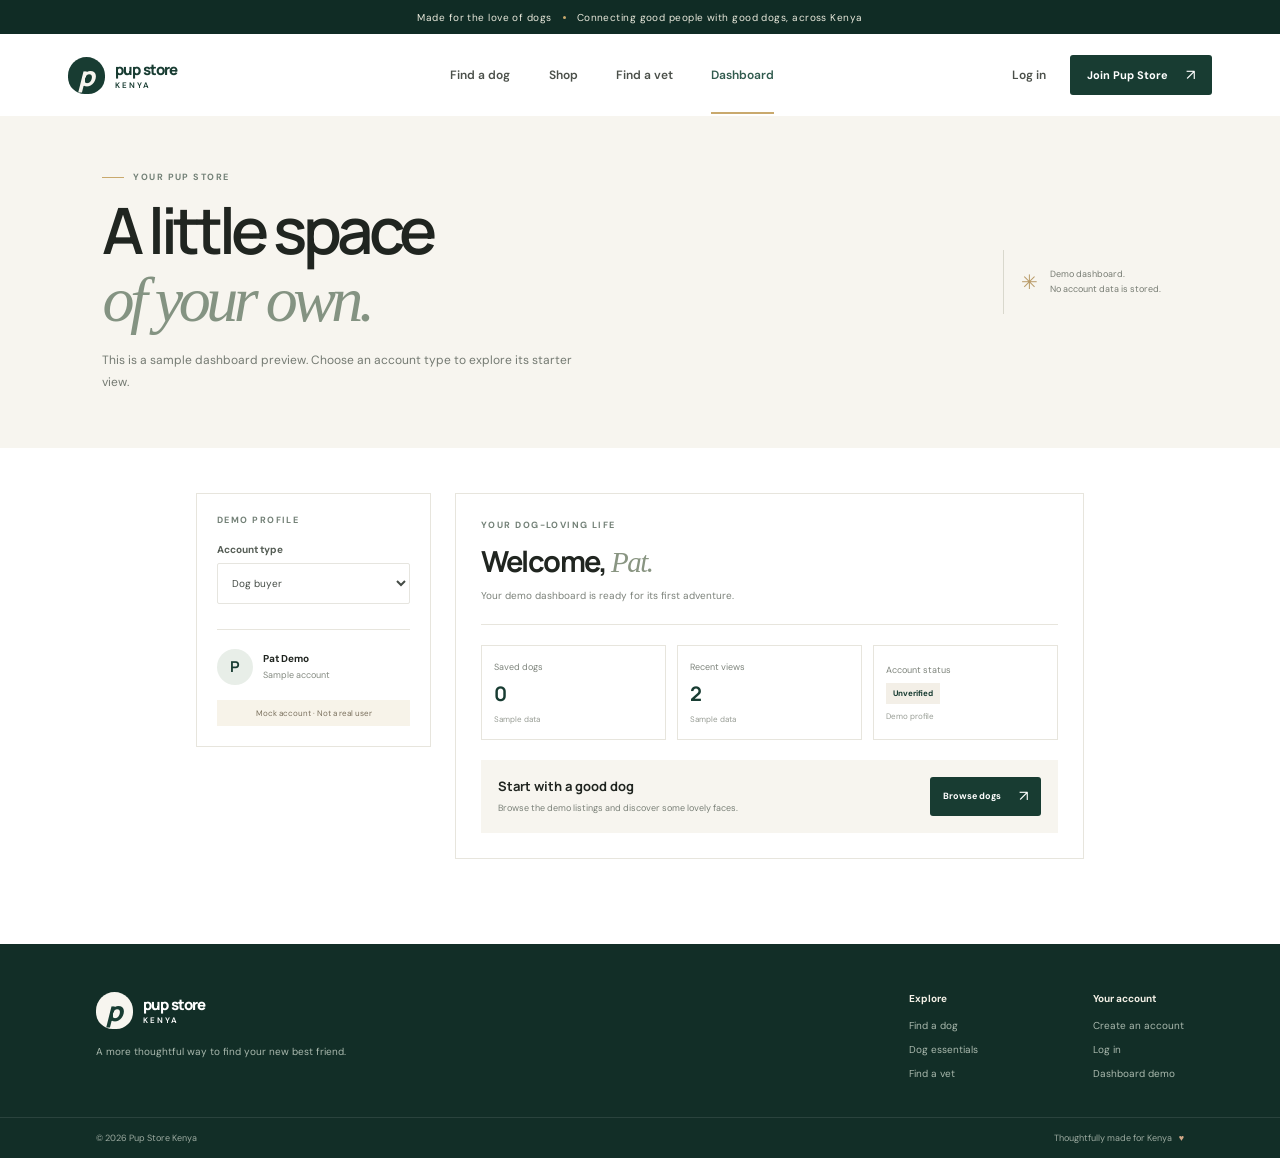
<file: dashboard.html>
<!doctype html>
<html lang="en">
<head>
  <meta charset="utf-8"><meta name="viewport" content="width=device-width, initial-scale=1"><meta name="theme-color" content="#183c32">
  <title>My dashboard — Pup Store Kenya</title>
  <link rel="preconnect" href="https://fonts.googleapis.com"><link rel="preconnect" href="https://fonts.gstatic.com" crossorigin>
  <link href="https://fonts.googleapis.com/css2?family=DM+Sans:wght@400;500;600;700&family=Manrope:wght@400;500;600;700;800&display=swap" rel="stylesheet">
  <link rel="stylesheet" href="css/styles.css">
  <script defer src="js/mock-data.js"></script><script defer src="js/api.js"></script><script defer src="js/app.js"></script>
</head>
<body data-page="dashboard"><div id="app"></div></body>
</html>
</file>
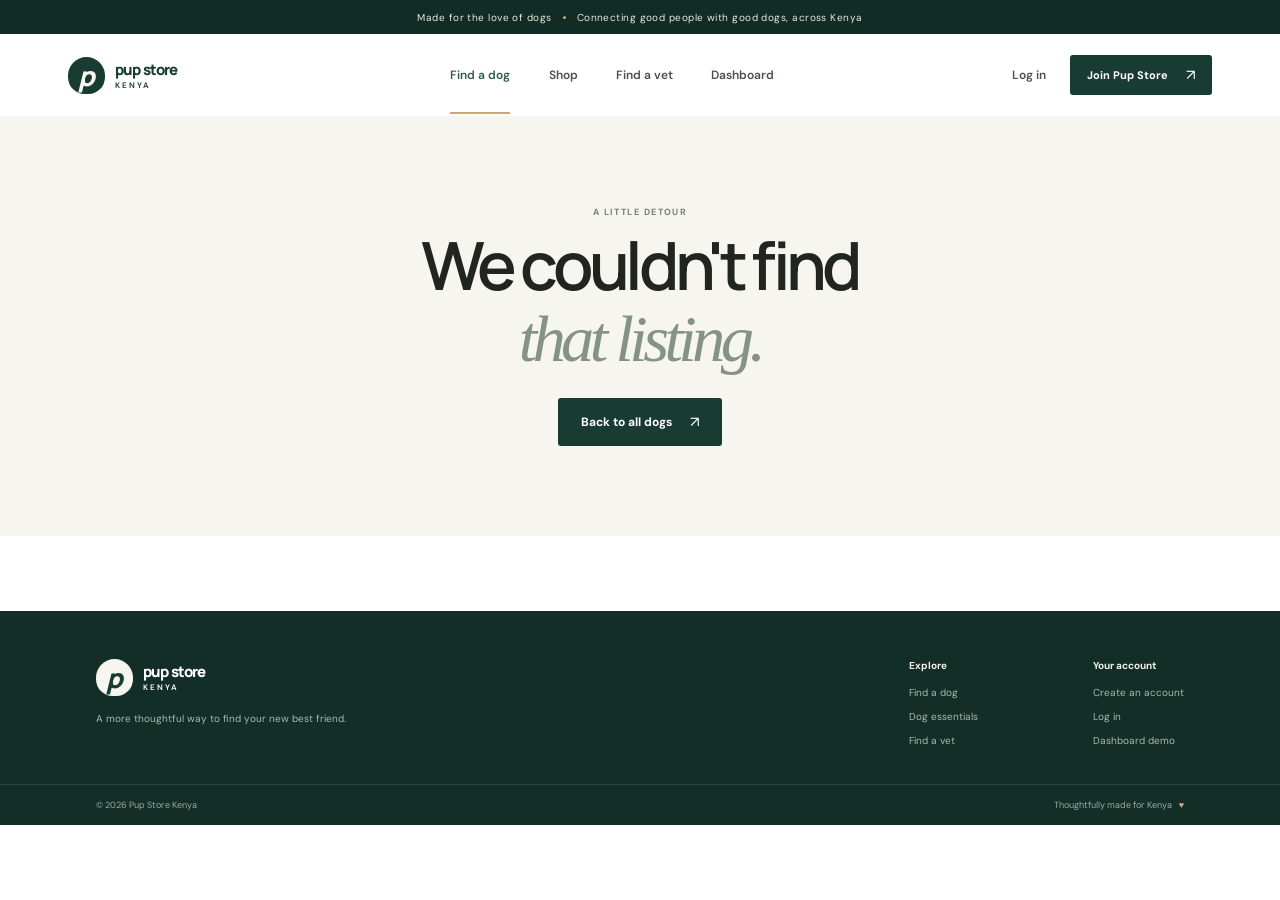
<file: dog.html>
<!doctype html>
<html lang="en">
<head>
  <meta charset="utf-8"><meta name="viewport" content="width=device-width, initial-scale=1"><meta name="theme-color" content="#183c32">
  <title>Dog Details — Pup Store Kenya</title>
  <link rel="preconnect" href="https://fonts.googleapis.com"><link rel="preconnect" href="https://fonts.gstatic.com" crossorigin>
  <link href="https://fonts.googleapis.com/css2?family=DM+Sans:wght@400;500;600;700&family=Manrope:wght@400;500;600;700;800&display=swap" rel="stylesheet">
  <link rel="stylesheet" href="css/styles.css">
  <script defer src="js/mock-data.js"></script><script defer src="js/api.js"></script><script defer src="js/app.js"></script>
</head>
<body data-page="dog"><div id="app"></div></body>
</html>
</file>
<file: css/styles.css>
:root {
  --forest: #183c32;
  --forest-deep: #102c25;
  --forest-soft: #315b4e;
  --cream: #f7f5ef;
  --cream-dark: #eeece4;
  --white: #fff;
  --ink: #202520;
  --muted: #777d75;
  --line: #e7e5dd;
  --gold: #c9a96d;
  --blue: #2874c8;
  --font-body: "DM Sans", sans-serif;
  --font-display: "Manrope", sans-serif;
  --shadow: 0 18px 50px rgba(27, 38, 31, .09);
}

* { box-sizing: border-box; }
html { scroll-behavior: smooth; }
body { margin: 0; color: var(--ink); background: var(--white); font-family: var(--font-body); font-size: 15px; -webkit-font-smoothing: antialiased; }
body, button, input, select { font-family: var(--font-body); }
button, a, input, select { -webkit-tap-highlight-color: transparent; }
button, select { cursor: pointer; }
a { color: inherit; text-decoration: none; }
img { display: block; max-width: 100%; }
button, input, select { font-size: inherit; }
button:focus-visible, a:focus-visible, input:focus-visible, select:focus-visible { outline: 3px solid rgba(201, 169, 109, .8); outline-offset: 3px; }
[hidden] { display: none !important; }

.announcement { min-height: 34px; display: flex; align-items: center; justify-content: center; gap: 11px; padding: 6px 20px; color: #e9e9dc; background: var(--forest-deep); font-size: 10px; letter-spacing: .045em; }
.announcement-dot { width: 3px; height: 3px; border-radius: 50%; background: var(--gold); }
.site-header { height: 82px; display: flex; align-items: center; justify-content: space-between; padding: 0 max(calc((100vw - 1280px) / 2), 5.3%); background: var(--white); position: relative; z-index: 20; }
.brand { display: inline-flex; align-items: center; gap: 10px; flex-shrink: 0; }
.brand-mark { width: 37px; height: 37px; display: inline-grid; place-items: center; border-radius: 50% 50% 45% 45%; color: var(--cream); background: var(--forest); font-family: var(--font-display); font-size: 27px; font-weight: 800; font-style: italic; line-height: 1; }
.brand-words { display: flex; flex-direction: column; color: var(--forest); font-family: var(--font-display); font-size: 15px; font-weight: 800; letter-spacing: -.055em; line-height: 1; }
.brand-words span { margin-top: 4px; font-family: var(--font-body); font-size: 8px; font-weight: 600; letter-spacing: .24em; }
.main-nav { display: flex; align-items: center; gap: clamp(20px, 3vw, 43px); margin-left: 35px; }
.main-nav a, .login-link { color: #4b504a; font-size: 12px; font-weight: 600; transition: color .2s ease; }
.main-nav a:hover, .main-nav a.active, .login-link:hover { color: var(--forest-soft); }
.main-nav a.active { position: relative; }
.main-nav a.active::after { position: absolute; right: 0; bottom: -31px; left: 0; height: 2px; background: var(--gold); content: ""; }
.header-actions { display: flex; align-items: center; gap: 24px; }
.button { min-height: 48px; display: inline-flex; align-items: center; justify-content: center; gap: 18px; padding: 0 22px; border: 1px solid transparent; border-radius: 3px; font-size: 12px; font-weight: 700; transition: background .2s ease, color .2s ease, transform .2s ease, border-color .2s ease; }
.button:hover { transform: translateY(-2px); }
.button span { font-size: 15px; font-weight: 400; }
.button-dark { color: var(--white); background: var(--forest); }
.button-dark:hover { background: var(--forest-deep); }
.button-light { color: var(--forest-deep); background: var(--cream); }
.button-light:hover { background: var(--white); }
.button-outline { border-color: #c9cec7; color: var(--forest); background: transparent; }
.button-outline:hover { border-color: var(--forest); background: #f5f7f4; }
.button-small { min-height: 40px; padding: 0 16px; font-size: 11px; }
.button-wide { width: 100%; }
.menu-toggle { display: none; }

.hero { min-height: 585px; display: grid; grid-template-columns: 1fr 1fr; position: relative; overflow: hidden; color: var(--cream); background: var(--forest); }
.hero-copy { z-index: 1; align-self: center; padding: 68px 5vw 54px max(calc((100vw - 1280px) / 2), 9%); animation: rise-in .75s both; }
.eyebrow { display: flex; align-items: center; gap: 9px; margin: 0 0 18px; color: #738177; font-size: 9px; font-weight: 700; letter-spacing: .16em; line-height: 1.5; text-transform: uppercase; }
.eyebrow-line { width: 22px; height: 1px; display: inline-block; flex: 0 0 auto; background: var(--gold); }
.hero-eyebrow { color: #d3ddcf; }
.hero h1, .page-intro h1, .auth-form-wrap h1, .not-found h1 { margin: 0; font-family: var(--font-display); font-size: clamp(43px, 5.2vw, 72px); font-weight: 600; letter-spacing: -.07em; line-height: 1.06; }
.hero h1 em, .page-intro h1 em, .section-heading h2 em, .split-copy h2 em, .cta-band h2 em, .auth-visual-copy h2 em, .not-found h1 em, .dashboard-welcome h2 em { color: #d6bd8b; font-family: Georgia, serif; font-weight: 400; }
.hero-copy > p:not(.eyebrow) { max-width: 400px; margin: 23px 0 27px; color: #c7d0ca; font-size: 13px; line-height: 1.85; }
.hero-actions { display: flex; align-items: center; gap: 25px; }
.play-link { display: inline-flex; align-items: center; gap: 10px; color: #e1e5de; font-size: 10px; font-weight: 600; }
.play-icon { width: 28px; height: 28px; display: grid; place-items: center; border: 1px solid #72857a; border-radius: 50%; font-size: 12px; transition: background .2s ease; }
.play-link:hover .play-icon { background: rgba(255,255,255,.13); }
.hero-note { display: flex; align-items: center; gap: 13px; margin-top: 46px; color: #c2cec5; font-size: 10px; line-height: 1.6; }
.hero-note strong { color: var(--cream); font-size: 11px; }
.avatar-stack { display: flex; padding-left: 4px; }
.avatar-stack img { width: 28px; height: 28px; margin-left: -5px; border: 2px solid var(--forest); border-radius: 50%; object-fit: cover; }
.hero-visual { min-height: 100%; position: relative; overflow: hidden; background: #5b685b; animation: fade-in .9s both; }
.hero-visual::after { position: absolute; inset: 45% 0 0; background: linear-gradient(transparent, rgba(14,29,23,.44)); content: ""; pointer-events: none; }
.hero-image { width: 100%; height: 100%; position: absolute; inset: 0; object-fit: cover; object-position: center; }
.hero-photo-caption { position: absolute; right: 30px; bottom: 29px; left: 30px; z-index: 1; display: flex; align-items: center; gap: 13px; color: white; }
.caption-sparkle { color: var(--gold); font-size: 25px; }
.hero-photo-caption strong, .hero-photo-caption small { display: block; }
.hero-photo-caption strong { font-family: var(--font-display); font-size: 14px; }
.hero-photo-caption small { margin-top: 4px; color: #e2e5df; font-size: 10px; }
.hero-photo-caption a { width: 35px; height: 35px; display: grid; place-items: center; margin-left: auto; border: 1px solid rgba(255,255,255,.65); border-radius: 50%; font-size: 16px; transition: background .2s; }
.hero-photo-caption a:hover { background: rgba(255,255,255,.15); }
.hero-index { position: absolute; right: 26px; top: 24px; z-index: 1; color: white; font-size: 9px; letter-spacing: .16em; }
.hero-index span { width: 26px; height: 1px; display: inline-block; margin: 0 8px 3px; background: rgba(255,255,255,.7); }
.hero-ornament { position: absolute; top: 7%; left: 46%; color: rgba(255,255,255,.1); font-size: 53px; }

.trust-strip { min-height: 70px; display: flex; align-items: center; justify-content: space-around; gap: 20px; padding: 14px 5%; border-bottom: 1px solid var(--line); background: #fbfaf6; color: #4e554f; font-size: 10px; }
.trust-strip > span:first-child { color: #6f766d; font-size: 9px; font-weight: 700; letter-spacing: .12em; text-transform: uppercase; }
.trust-strip b { margin-right: 7px; color: var(--gold); font-family: var(--font-display); font-size: 12px; }
.section, .community-section, .products-section, .vet-section { max-width: 1280px; margin: auto; padding: 94px 7.5%; }
.section-heading { display: flex; align-items: end; justify-content: space-between; gap: 25px; margin-bottom: 32px; }
.section-heading h2, .split-copy h2, .cta-band h2 { margin: 0; font-family: var(--font-display); font-size: clamp(30px, 3.4vw, 45px); font-weight: 600; letter-spacing: -.06em; line-height: 1.18; }
.section-heading h2 em, .split-copy h2 em { color: #8e9b86; }
.text-link { display: inline-flex; align-items: center; gap: 12px; padding-bottom: 5px; border-bottom: 1px solid #d5d8d1; color: var(--forest); font-size: 11px; font-weight: 700; transition: gap .2s ease; }
.text-link:hover { gap: 17px; }
.dog-grid { display: grid; grid-template-columns: repeat(4, minmax(0, 1fr)); gap: 19px; }
.dog-card { min-width: 0; overflow: hidden; border: 1px solid #ecebe6; background: var(--white); transition: transform .25s ease, box-shadow .25s ease; }
.dog-card:hover { transform: translateY(-4px); box-shadow: var(--shadow); }
.dog-card-image { height: 213px; display: block; position: relative; overflow: hidden; background: #e7e4dc; }
.dog-card-image img, .product-image img, .split-image > img, .community-card > img, .detail-photo img { width: 100%; height: 100%; object-fit: cover; transition: transform .6s cubic-bezier(.2,.7,.2,1); }
.dog-card:hover .dog-card-image img, .community-card:hover > img { transform: scale(1.045); }
.image-label { position: absolute; top: 13px; left: 13px; padding: 6px 9px; color: var(--ink); background: rgba(255,255,255,.92); font-size: 9px; font-weight: 700; }
.image-arrow { width: 30px; height: 30px; display: grid; place-items: center; position: absolute; right: 12px; bottom: 12px; border-radius: 50%; color: var(--forest); background: white; opacity: 0; transform: translateY(3px); transition: .2s ease; }
.dog-card:hover .image-arrow { opacity: 1; transform: translateY(0); }
.dog-card-content { padding: 15px 15px 13px; }
.dog-card-top { display: flex; align-items: start; justify-content: space-between; gap: 8px; }
.eyebrow:not(.hero-eyebrow) { margin-bottom: 11px; }
.dog-card .eyebrow { margin-bottom: 5px; color: #899087; font-size: 8px; letter-spacing: .09em; }
.dog-card h3, .product-info h3, .vet-info h3 { margin: 0; font-family: var(--font-display); font-size: 15px; font-weight: 700; letter-spacing: -.03em; }
.dog-price { padding-top: 3px; color: var(--forest); font-family: var(--font-display); font-size: 11px; white-space: nowrap; }
.dog-location { display: flex; align-items: center; gap: 5px; margin: 12px 0; color: #737a71; font-size: 10px; }
.dog-location span { color: #a58c61; font-size: 14px; }
.dog-card-bottom { min-height: 29px; display: flex; align-items: center; justify-content: space-between; gap: 6px; padding-top: 9px; border-top: 1px solid #eeede8; }
.seller-summary { min-width: 0; display: flex; flex-direction: column; gap: 3px; }
.seller-name { overflow: hidden; color: #51574f; font-size: 9px; font-weight: 600; text-overflow: ellipsis; white-space: nowrap; }
.seller-origin { color: #85887a; font-size: 7px; }
.official-badge, .verification-badge { display: inline-flex; align-items: center; gap: 4px; flex-shrink: 0; padding: 5px 6px; font-size: 7px; font-weight: 700; }
.official-badge { color: #755e30; background: #f5efdf; }
.official-badge > span:first-child { color: #b08a45; font-size: 10px; }
.verification-badge { color: #2265a9; background: #eaf3fc; }
.verification-badge > span:first-child { width: 12px; height: 12px; display: inline-grid; place-items: center; border-radius: 50%; color: white; background: var(--blue); font-size: 8px; }
.demo-tag { color: #73869a; font-size: 6px; letter-spacing: .06em; }
.status-text { display: inline-block; padding: 5px 7px; font-size: 7px; font-weight: 700; line-height: 1.3; }
.status-unverified { color: #776b57; background: #f3efe7; }
.status-pending { color: #8b6820; background: #fbf3de; }
.status-rejected { color: #99584b; background: #f8ebe7; }

.home-split { display: grid; grid-template-columns: 1fr 1fr; min-height: 420px; background: var(--cream); }
.split-image { min-height: 420px; position: relative; overflow: hidden; }
.split-image > img { position: absolute; inset: 0; }
.photo-stamp { width: 94px; height: 94px; display: grid; align-content: center; position: absolute; right: 24px; bottom: 23px; border: 1px solid rgba(255,255,255,.8); border-radius: 50%; color: white; background: rgba(24,60,50,.78); font-family: var(--font-display); font-size: 10px; font-weight: 800; letter-spacing: .1em; line-height: 1.45; text-align: center; transform: rotate(9deg); }
.split-copy { align-self: center; padding: 55px clamp(35px, 8vw, 120px); }
.split-copy h2 { font-size: clamp(30px, 3.4vw, 43px); }
.split-copy > p:not(.eyebrow) { max-width: 420px; margin: 18px 0 24px; color: #70766f; font-size: 12px; line-height: 1.9; }
.split-caption { display: flex; justify-content: space-between; gap: 10px; margin-top: 49px; padding-top: 13px; border-top: 1px solid #d9d9cf; color: #696f67; font-family: Georgia, serif; font-size: 12px; font-style: italic; }
.split-caption b { color: #b4836d; font-style: normal; }
.community-section { padding-top: 94px; padding-bottom: 98px; }
.community-section .section-heading { align-items: end; margin-bottom: 30px; }
.community-section .section-heading > p { max-width: 325px; margin: 0 0 5px; color: #777d75; font-size: 11px; line-height: 1.8; }
.community-cards { display: grid; grid-template-columns: 1fr 1fr; gap: 18px; }
.community-card { min-height: 245px; display: flex; position: relative; overflow: hidden; color: white; background: var(--forest); }
.community-card::after { position: absolute; inset: 0; z-index: 0; background: linear-gradient(90deg, rgba(14,37,29,.92) 0%, rgba(14,37,29,.52) 57%, rgba(14,37,29,.05) 100%); content: ""; }
.community-card > img { position: absolute; inset: 0; }
.community-card > div { z-index: 1; align-self: center; padding: 30px 32px; }
.community-number { color: #dfc995; font-size: 8px; font-weight: 700; letter-spacing: .15em; }
.community-card h3 { margin: 17px 0 18px; font-family: var(--font-display); font-size: 25px; font-weight: 600; letter-spacing: -.04em; line-height: 1.2; }
.round-arrow { width: 32px; height: 32px; display: grid; place-items: center; border: 1px solid rgba(255,255,255,.7); border-radius: 50%; transition: background .2s; }
.community-card:hover .round-arrow { color: var(--forest); background: white; }
.cta-band { min-height: 320px; display: flex; align-items: center; flex-direction: column; justify-content: center; padding: 55px 20px; color: white; background: var(--forest); text-align: center; }
.cta-star { color: var(--gold); font-size: 24px; }
.cta-band .eyebrow { margin: 12px 0 15px; color: #c6d0c8; }
.cta-band h2 { margin-bottom: 24px; font-size: clamp(31px, 4vw, 48px); }
.site-footer { color: #dee3dd; background: #122e27; }
.footer-main { max-width: 1280px; display: flex; justify-content: space-between; gap: 35px; margin: auto; padding: 48px 7.5% 37px; }
.brand-light .brand-mark { color: var(--forest); background: var(--cream); }
.brand-light .brand-words { color: white; }
.footer-brand p { margin: 16px 0 0; color: #aab9ae; font-size: 10px; }
.footer-links { display: flex; gap: clamp(55px, 9vw, 130px); }
.footer-links > div { display: flex; flex-direction: column; gap: 11px; }
.footer-links strong { margin-bottom: 3px; color: #f4f1e7; font-size: 10px; }
.footer-links a { color: #aab9ae; font-size: 10px; transition: color .2s; }
.footer-links a:hover { color: white; }
.footer-bottom { display: flex; justify-content: space-between; padding: 14px max(calc((100vw - 1088px) / 2), 7.5%); border-top: 1px solid rgba(255,255,255,.1); color: #9caaa0; font-size: 9px; }
.footer-heart { margin-left: 5px; color: #d1a888; }

.page-main { min-height: 55vh; }
.page-intro { min-height: 300px; display: flex; align-items: center; justify-content: space-between; gap: 30px; padding: 55px max(calc((100vw - 1100px) / 2), 8%); background: var(--cream); }
.page-intro h1 { font-size: clamp(44px, 5vw, 64px); }
.page-intro h1 em { color: #849382; }
.page-intro > div:first-child > p:last-child { max-width: 470px; margin: 16px 0 0; color: #747a72; font-size: 12px; line-height: 1.8; }
.intro-aside { display: flex; align-items: center; gap: 12px; padding: 15px 17px; border-left: 1px solid #d9d8cd; color: #777c73; font-size: 9px; line-height: 1.7; }
.intro-aside-icon { color: #b89a66; font-size: 20px; }
.compact-intro { min-height: 282px; }
.catalogue-section { max-width: 1280px; display: grid; grid-template-columns: 210px 1fr; gap: 34px; margin: auto; padding: 54px 7.5% 90px; }
.filter-panel { align-self: start; padding: 18px 16px; border: 1px solid var(--line); background: #fff; }
.filter-heading { display: flex; align-items: center; justify-content: space-between; margin-bottom: 22px; font-family: var(--font-display); font-size: 13px; font-weight: 700; }
.reset-filters { padding: 4px; border: 0; color: #798077; background: transparent; font-size: 9px; text-decoration: underline; }
.filter-label, .field-label { display: block; margin: 17px 0 7px; color: #555d55; font-size: 10px; font-weight: 700; }
.filter-panel select, .account-form input:not([type="checkbox"]), .account-form select, .dashboard-sidebar select { width: 100%; min-height: 41px; padding: 0 10px; border: 1px solid #e6e5df; border-radius: 2px; color: #454c46; background: white; font-size: 10px; }
.filter-panel select:focus, .account-form input:focus, .account-form select:focus, .dashboard-sidebar select:focus { border-color: #8a9b8c; outline: none; }
.filter-legend { margin-top: 25px; padding-top: 16px; border-top: 1px solid var(--line); }
.filter-legend > span { font-size: 9px; font-weight: 700; }
.filter-legend p { display: flex; align-items: center; gap: 7px; margin: 12px 0; color: #677068; font-size: 8px; }
.legend-official { width: 9px; height: 9px; display: inline-block; background: #c6a45f; }
.legend-verified { width: 12px; height: 12px; display: inline-grid; place-items: center; border-radius: 50%; color: white; background: var(--blue); font-size: 8px; font-style: normal; }
.filter-legend small { color: #898e87; font-size: 8px; line-height: 1.6; }
.catalogue-toolbar { display: flex; align-items: center; justify-content: space-between; margin: 0 0 19px; }
.catalogue-toolbar h2 { margin: 0; font-family: var(--font-display); font-size: 17px; letter-spacing: -.03em; }
.catalogue-toolbar p { margin: 5px 0 0; color: #848980; font-size: 9px; }
.catalogue-grid { grid-template-columns: repeat(3, minmax(0, 1fr)); gap: 16px; }
.catalogue-grid .dog-card-image { height: 175px; }
.catalogue-grid .dog-card-content { padding: 12px; }
.catalogue-grid .dog-card h3 { font-size: 13px; }
.catalogue-grid .dog-price { font-size: 9px; }
.catalogue-grid .official-badge, .catalogue-grid .verification-badge { font-size: 6px; }
.empty-state { padding: 55px 15px; color: #747a72; font-size: 12px; text-align: center; }
.mobile-filter-button { display: none; }

.detail-page { max-width: 1120px; margin: auto; padding: 32px 7.5% 90px; }
.back-link { display: inline-block; margin-bottom: 25px; color: #72796f; font-size: 10px; }
.back-link:hover { color: var(--forest); }
.detail-layout { display: grid; grid-template-columns: 1.15fr .85fr; gap: clamp(30px, 6vw, 80px); align-items: start; }
.detail-photo { height: 510px; position: relative; overflow: hidden; background: var(--cream); }
.detail-copy { padding-top: 19px; }
.detail-copy > .eyebrow { color: #7f887e; }
.detail-copy h1 { margin: 0; font-family: var(--font-display); font-size: clamp(42px, 5vw, 60px); font-weight: 600; letter-spacing: -.065em; line-height: 1; }
.detail-copy h1 em { color: #829181; font-family: Georgia, serif; font-weight: 400; }
.detail-copy h2 { margin: 12px 0 0; color: #767d74; font-size: 13px; font-weight: 500; }
.detail-price { margin: 28px 0 15px; color: var(--forest); font-family: var(--font-display); font-size: 21px; font-weight: 700; }
.detail-description { color: #737a72; font-size: 12px; line-height: 1.85; }
.detail-divider { height: 1px; margin: 26px 0 22px; background: var(--line); }
.detail-copy > .eyebrow:nth-of-type(2) { margin-bottom: 10px; }
.seller-profile { display: flex; align-items: center; gap: 10px; }
.seller-avatar { width: 36px; height: 36px; display: grid; place-items: center; flex-shrink: 0; border-radius: 50%; color: var(--forest); background: #e8eee8; font-family: var(--font-display); font-weight: 700; }
.seller-profile strong, .seller-profile small { display: block; }
.seller-profile strong { font-size: 11px; }
.seller-profile small { margin-top: 3px; color: #828880; font-size: 9px; }
.detail-badges { margin: 14px 0 20px; }
.demo-disclaimer { margin: 11px 0 0; color: #899087; font-size: 9px; line-height: 1.7; }
.not-found { min-height: 420px; display: flex; align-items: center; flex-direction: column; justify-content: center; padding: 50px 20px; background: var(--cream); text-align: center; }
.not-found h1 { margin-bottom: 24px; }
.not-found h1 em { color: #849382; }

.products-section, .vet-section { padding-top: 65px; padding-bottom: 90px; }
.products-heading { margin-bottom: 26px; }
.products-heading h2, .vet-section .section-heading h2 { font-size: 31px; }
.demo-notice { color: #838a80; font-size: 9px; }
.product-grid { display: grid; grid-template-columns: repeat(3, minmax(0, 1fr)); gap: 19px; }
.product-card { padding: 10px; border: 1px solid #ecebe6; background: white; transition: transform .25s ease, box-shadow .25s ease; }
.product-card:hover { transform: translateY(-3px); box-shadow: var(--shadow); }
.product-image { height: 220px; position: relative; overflow: hidden; background: #f3f1ea; }
.product-category { position: absolute; bottom: 11px; left: 11px; padding: 6px 8px; color: #535b52; background: rgba(255,255,255,.92); font-size: 8px; font-weight: 700; }
.product-info { display: flex; align-items: start; justify-content: space-between; gap: 10px; padding: 15px 4px 11px; }
.product-info h3 { font-size: 13px; }
.product-info p { max-width: 210px; margin: 7px 0 0; color: #7e847c; font-size: 9px; line-height: 1.7; }
.product-info > strong { padding-top: 2px; color: var(--forest); font-family: var(--font-display); font-size: 10px; white-space: nowrap; }
.product-action { width: 100%; min-height: 38px; justify-content: space-between; padding: 0 10px; font-size: 9px; }

.vet-section .section-heading { margin-bottom: 26px; }
.vet-grid { display: grid; grid-template-columns: repeat(3, minmax(0, 1fr)); gap: 19px; }
.vet-card { overflow: hidden; border: 1px solid #ecebe6; background: white; transition: transform .25s ease, box-shadow .25s ease; }
.vet-card:hover { transform: translateY(-3px); box-shadow: var(--shadow); }
.vet-photo { width: 100%; height: 225px; object-fit: cover; object-position: center 30%; background: var(--cream); }
.vet-info { padding: 17px; }
.vet-title { display: flex; align-items: start; justify-content: space-between; gap: 10px; }
.vet-title .eyebrow { margin-bottom: 5px; font-size: 7px; }
.vet-title h3 { font-size: 14px; }
.vet-clinic { margin: 11px 0 0; color: #70776f; font-size: 10px; }
.vet-info .dog-location { margin: 9px 0 16px; }
.vet-info .verification-badge { font-size: 6px; }
.vet-info .status-text { max-width: 85px; font-size: 6px; }
.vet-disclaimer { margin-top: 20px; }

.auth-page { min-height: calc(100vh - 116px); display: grid; grid-template-columns: 1fr 1fr; }
.auth-visual { min-height: 620px; position: relative; overflow: hidden; color: white; background: var(--forest); }
.auth-visual::after { position: absolute; inset: 0; background: linear-gradient(180deg, rgba(14,38,28,.32), rgba(14,38,28,.78)); content: ""; }
.auth-visual > img { width: 100%; height: 100%; position: absolute; inset: 0; object-fit: cover; }
.auth-brand, .auth-visual-copy, .auth-visual-note { position: absolute; z-index: 1; }
.auth-brand { top: 35px; left: 9%; }
.auth-visual-copy { right: 10%; bottom: 14%; left: 10%; }
.auth-visual-copy .eyebrow { color: #e2e4d8; }
.auth-visual-copy h2 { margin: 0; font-family: var(--font-display); font-size: clamp(39px, 4.3vw, 57px); font-weight: 600; letter-spacing: -.06em; line-height: 1.12; }
.auth-visual-copy h2 em { color: #ddc89b; }
.auth-visual-copy > p:last-child { margin: 16px 0 0; color: #e4e6df; font-size: 11px; }
.auth-visual-note { right: 10%; bottom: 35px; left: 10%; color: #e6e7dc; font-size: 9px; letter-spacing: .08em; }
.auth-form-panel { display: grid; place-items: center; padding: 50px 30px; }
.auth-form-wrap { width: min(100%, 385px); }
.auth-form-wrap > .eyebrow { margin-bottom: 9px; }
.auth-form-wrap h1 { font-size: 34px; letter-spacing: -.055em; }
.auth-subtitle { margin: 9px 0 20px; color: #777e75; font-size: 11px; }
.mock-notice { display: flex; align-items: center; gap: 9px; margin-bottom: 19px; padding: 10px 12px; color: #6e634f; background: #f7f2e7; font-size: 9px; line-height: 1.6; }
.mock-notice span { color: #b28f54; font-size: 14px; }
.account-form .field-label { margin-top: 14px; }
.account-form input:not([type="checkbox"]), .account-form select { min-height: 44px; font-size: 11px; }
.role-fields { margin-top: 1px; }
.checkbox-label { display: flex; align-items: start; gap: 8px; margin: 17px 0; color: #70776f; font-size: 9px; line-height: 1.6; }
.checkbox-label input { margin-top: 2px; accent-color: var(--forest); }
.account-form .button { margin-top: 21px; }
.form-feedback { min-height: 0; margin: 0; color: var(--forest); font-size: 10px; line-height: 1.7; }
.form-feedback:not(:empty) { margin-top: 12px; padding: 10px; background: #edf4ed; }
.auth-switch { margin: 20px 0; color: #777e75; font-size: 10px; text-align: center; }
.auth-switch a { color: var(--forest); font-weight: 700; text-decoration: underline; text-underline-offset: 3px; }
.auth-back { display: block; color: #858b83; font-size: 9px; text-align: center; }

.dashboard-page { padding-bottom: 85px; }
.dashboard-wrap { max-width: 1080px; display: grid; grid-template-columns: 235px 1fr; gap: 24px; margin: 0 auto; padding: 45px 7.5% 0; }
.dashboard-sidebar, .dashboard-content { border: 1px solid var(--line); background: white; }
.dashboard-sidebar { align-self: start; padding: 20px; }
.dashboard-sidebar > .eyebrow { margin-bottom: 15px; }
.dashboard-sidebar .field-label { margin-top: 0; }
.sidebar-profile { display: flex; align-items: center; gap: 10px; margin-top: 25px; padding-top: 19px; border-top: 1px solid var(--line); }
.sidebar-profile strong, .sidebar-profile small { display: block; }
.sidebar-profile strong { font-size: 10px; }
.sidebar-profile small { margin-top: 4px; color: #848a81; font-size: 9px; }
.demo-notice-small { margin-top: 15px; padding: 8px; color: #7a705d; background: #f7f3e9; font-size: 8px; text-align: center; }
.dashboard-content { padding: 25px; }
.dashboard-welcome { padding-bottom: 22px; border-bottom: 1px solid var(--line); }
.dashboard-welcome .eyebrow { margin-bottom: 8px; }
.dashboard-welcome h2 { margin: 0; font-family: var(--font-display); font-size: 29px; letter-spacing: -.05em; }
.dashboard-welcome h2 em { color: #899582; }
.dashboard-welcome p:last-child { margin: 8px 0 0; color: #7c827a; font-size: 10px; }
.dashboard-stats { display: grid; grid-template-columns: repeat(3, minmax(0, 1fr)); gap: 11px; margin: 20px 0; }
.dashboard-stats article { min-height: 95px; display: flex; flex-direction: column; justify-content: center; gap: 7px; padding: 12px; border: 1px solid var(--line); }
.dashboard-stats article > span { color: #7e847c; font-size: 9px; }
.dashboard-stats article > strong { color: var(--forest); font-family: var(--font-display); font-size: 20px; }
.dashboard-stats article > strong.status-text { width: fit-content; font-family: var(--font-body); font-size: 8px; }
.dashboard-stats article > small { color: #989d95; font-size: 8px; }
.dashboard-panel, .verification-panel { display: flex; align-items: center; justify-content: space-between; gap: 18px; margin-top: 16px; padding: 17px; background: var(--cream); }
.dashboard-panel h3, .verification-panel h3 { margin: 0; font-family: var(--font-display); font-size: 13px; }
.dashboard-panel p, .verification-panel p:not(.eyebrow) { max-width: 330px; margin: 6px 0 0; color: #7a8078; font-size: 9px; line-height: 1.7; }
.dashboard-panel .button, .verification-panel .button { flex-shrink: 0; min-height: 39px; padding: 0 12px; font-size: 9px; }
.verification-panel { margin-top: 17px; }
.verification-panel .eyebrow { margin-bottom: 7px; font-size: 7px; }
.verification-panel h3 { display: flex; align-items: center; gap: 9px; }
.vendor-listing-panel { display: grid; grid-template-columns: 1.25fr .75fr; gap: 16px; margin-top: 16px; }
.vendor-listing-form, .commission-card { padding: 17px; border: 1px solid var(--line); background: var(--white); }
.vendor-listing-form h3 { margin: 0 0 5px; font-family: var(--font-display); font-size: 13px; }
.vendor-listing-form input, .vendor-listing-form select { width: 100%; min-height: 41px; padding: 0 10px; border: 1px solid #e4e5df; border-radius: 2px; color: #454c46; background: white; font-size: 10px; }
.vendor-listing-form input:focus, .vendor-listing-form select:focus { border-color: #8a9b8c; outline: none; }
.commission-card { background: #f7f5ed; }
.commission-card .eyebrow { margin-bottom: 13px; }
.commission-result { display: flex; align-items: end; flex-direction: column; padding-bottom: 14px; border-bottom: 1px solid #dcdcd1; }
.commission-result span { color: #7b8178; font-size: 8px; }
.commission-result strong { margin-top: 5px; color: var(--forest); font-family: var(--font-display); font-size: 21px; }
.commission-details { display: flex; justify-content: space-between; margin-top: 11px; color: #767c74; font-size: 9px; }
.commission-details strong { color: #51574f; }
.commission-card > p:last-child { margin: 13px 0 0; color: #8a8d84; font-size: 8px; line-height: 1.6; }
.vendor-post-button { margin-top: 16px; }

.toast { max-width: min(350px, calc(100vw - 32px)); position: fixed; right: 20px; bottom: 20px; z-index: 30; padding: 13px 17px; color: white; background: var(--forest-deep); box-shadow: var(--shadow); font-size: 10px; line-height: 1.6; opacity: 0; pointer-events: none; transform: translateY(8px); transition: opacity .2s ease, transform .2s ease; }
.toast-visible { opacity: 1; transform: translateY(0); }

@keyframes rise-in { from { opacity: 0; transform: translateY(15px); } to { opacity: 1; transform: translateY(0); } }
@keyframes fade-in { from { opacity: .7; } to { opacity: 1; } }

@media (min-width: 1500px) {
  .hero-copy { padding-left: calc((100vw - 1280px) / 2); }
}
@media (max-width: 1080px) {
  .site-header { padding-right: 4%; padding-left: 4%; }
  .main-nav { gap: 20px; margin-left: 15px; }
  .header-actions { gap: 14px; }
  .hero-copy { padding-left: 7%; }
  .section, .community-section, .products-section, .vet-section { padding-right: 5%; padding-left: 5%; }
  .dog-grid { gap: 13px; }
  .dog-card-image { height: 185px; }
  .catalogue-section { padding-right: 5%; padding-left: 5%; }
}
@media (max-width: 800px) {
  .announcement { font-size: 8px; }
  .site-header { height: 70px; }
  .menu-toggle { width: 37px; height: 37px; display: flex; align-items: center; flex-direction: column; justify-content: center; gap: 5px; margin-left: auto; border: 1px solid var(--line); background: white; }
  .menu-toggle span { width: 15px; height: 1px; display: block; background: var(--forest); transition: transform .2s; }
  .menu-toggle[aria-expanded="true"] span:first-child { transform: translateY(3px) rotate(45deg); }
  .menu-toggle[aria-expanded="true"] span:last-child { transform: translateY(-3px) rotate(-45deg); }
  .main-nav { display: none; position: absolute; top: 70px; right: 0; left: 0; align-items: stretch; flex-direction: column; gap: 0; margin: 0; padding: 8px 5% 12px; border-top: 1px solid var(--line); background: white; box-shadow: 0 15px 22px rgba(0,0,0,.07); }
  .main-nav.is-open { display: flex; }
  .main-nav a { padding: 13px 4px; border-bottom: 1px solid #f0efe9; }
  .main-nav a.active::after { display: none; }
  .header-actions { display: none; position: absolute; top: 267px; right: 0; left: 0; justify-content: flex-start; gap: 23px; padding: 12px 5% 17px; background: white; box-shadow: 0 13px 17px rgba(0,0,0,.06); }
  .header-actions.is-open { display: flex; }
  .hero { min-height: auto; grid-template-columns: 1fr 1fr; }
  .hero-copy { padding: 54px 28px 45px 7%; }
  .hero h1 { font-size: clamp(41px, 7vw, 59px); }
  .hero-visual { min-height: 485px; }
  .hero-note { margin-top: 30px; }
  .trust-strip { flex-wrap: wrap; justify-content: center; padding: 15px 4%; }
  .trust-strip > span { font-size: 8px; }
  .dog-grid { grid-template-columns: repeat(2, minmax(0, 1fr)); gap: 15px; }
  .dog-card-image { height: 220px; }
  .catalogue-section { grid-template-columns: 185px 1fr; gap: 20px; }
  .catalogue-grid { grid-template-columns: repeat(2, minmax(0, 1fr)); }
  .catalogue-grid .dog-card-image { height: 185px; }
  .home-split { min-height: 375px; }
  .split-image { min-height: 375px; }
  .split-copy { padding: 40px 6%; }
  .split-copy h2 { font-size: 31px; }
  .product-grid { grid-template-columns: repeat(2, minmax(0, 1fr)); }
  .vet-grid { grid-template-columns: repeat(2, minmax(0, 1fr)); }
  .auth-page { grid-template-columns: .85fr 1.15fr; }
  .auth-visual { min-height: 650px; }
  .auth-form-panel { padding-right: 22px; padding-left: 22px; }
  .dashboard-wrap { grid-template-columns: 190px 1fr; gap: 15px; }
  .dashboard-content { padding: 18px; }
}
@media (max-width: 580px) {
  .announcement { min-height: 31px; gap: 7px; font-size: 7px; }
  .site-header { height: 65px; padding: 0 5%; }
  .brand-mark { width: 33px; height: 33px; font-size: 24px; }
  .brand-words { font-size: 13px; }
  .main-nav { top: 65px; }
  .header-actions { top: 262px; }
  .hero { display: flex; flex-direction: column; }
  .hero-copy { padding: 48px 7% 29px; }
  .hero h1 { font-size: clamp(48px, 13vw, 65px); }
  .hero-copy > p:not(.eyebrow) { max-width: 360px; margin: 17px 0 21px; font-size: 11px; }
  .hero-actions { gap: 17px; }
  .hero-actions .button { min-height: 44px; padding: 0 15px; }
  .play-link { font-size: 9px; }
  .hero-note { margin-top: 26px; }
  .hero-visual { min-height: 310px; }
  .hero-photo-caption { right: 18px; bottom: 19px; left: 18px; }
  .hero-index { top: 15px; right: 15px; }
  .hero-ornament { top: 3%; right: 6%; left: auto; font-size: 35px; }
  .trust-strip { justify-content: flex-start; gap: 11px 18px; padding: 15px 6%; }
  .trust-strip > span:first-child { width: 100%; }
  .trust-strip > span { font-size: 7px; }
  .section, .community-section { padding: 62px 6%; }
  .section-heading { align-items: start; flex-direction: column; gap: 15px; margin-bottom: 23px; }
  .section-heading h2 { font-size: 33px; }
  .dog-grid { gap: 10px; }
  .dog-card-image { height: 155px; }
  .dog-card-content { padding: 10px; }
  .dog-card .eyebrow { font-size: 7px; }
  .dog-card h3 { font-size: 12px; }
  .dog-price { font-size: 8px; }
  .dog-location { margin: 9px 0; font-size: 8px; }
  .dog-card-bottom { align-items: flex-start; flex-direction: column; gap: 7px; }
  .seller-name { max-width: 100%; }
  .official-badge, .verification-badge, .status-text { font-size: 6px; }
  .image-label { top: 8px; left: 8px; padding: 5px 6px; font-size: 7px; }
  .home-split { grid-template-columns: 1fr; }
  .split-image { min-height: 260px; }
  .split-copy { padding: 43px 7% 34px; }
  .split-caption { margin-top: 32px; }
  .community-section .section-heading { gap: 10px; }
  .community-section .section-heading > p { font-size: 10px; }
  .community-cards { grid-template-columns: 1fr; gap: 12px; }
  .community-card { min-height: 215px; }
  .community-card h3 { font-size: 22px; }
  .cta-band { min-height: 275px; }
  .footer-main { flex-direction: column; padding: 36px 7% 26px; }
  .footer-links { justify-content: space-between; gap: 20px; }
  .footer-bottom { gap: 14px; padding: 13px 7%; font-size: 8px; }
  .page-intro { min-height: 265px; align-items: start; flex-direction: column; gap: 17px; padding: 41px 7%; }
  .page-intro h1 { font-size: 47px; }
  .page-intro > div:first-child > p:last-child { font-size: 10px; }
  .intro-aside { padding: 5px 0 0; border: 0; font-size: 8px; }
  .intro-aside-icon { font-size: 16px; }
  .catalogue-section { display: block; padding: 26px 5% 55px; }
  .filter-panel { display: none; margin-bottom: 20px; }
  .filter-panel.filter-open { display: block; }
  .catalogue-toolbar { align-items: center; }
  .catalogue-toolbar h2 { font-size: 15px; }
  .mobile-filter-button { display: inline-flex; align-items: center; gap: 8px; padding: 9px 11px; border: 1px solid #daddd5; color: var(--forest); background: white; font-size: 9px; }
  .catalogue-grid { gap: 10px; }
  .catalogue-grid .dog-card-image { height: 145px; }
  .catalogue-grid .dog-card-content { padding: 9px; }
  .catalogue-grid .dog-card h3 { font-size: 11px; }
  .catalogue-grid .dog-price { font-size: 8px; }
  .catalogue-grid .dog-card-bottom { min-height: 45px; }
  .detail-page { padding: 22px 6% 60px; }
  .back-link { margin-bottom: 17px; }
  .detail-layout { grid-template-columns: 1fr; gap: 22px; }
  .detail-photo { height: min(95vw, 400px); }
  .detail-copy { padding-top: 0; }
  .detail-copy h1 { font-size: 48px; }
  .products-section, .vet-section { padding: 43px 6% 60px; }
  .products-heading, .vet-section .section-heading { align-items: start; }
  .products-heading h2, .vet-section .section-heading h2 { font-size: 27px; }
  .demo-notice { max-width: 120px; line-height: 1.6; text-align: right; }
  .product-grid, .vet-grid { grid-template-columns: repeat(2, minmax(0, 1fr)); gap: 10px; }
  .product-card { padding: 7px; }
  .product-image { height: 145px; }
  .product-info { flex-direction: column; gap: 8px; padding: 11px 3px; }
  .product-info h3 { font-size: 11px; }
  .product-info p { font-size: 8px; }
  .product-info > strong { font-size: 9px; }
  .product-action { min-height: 34px; font-size: 8px; }
  .vet-photo { height: 155px; }
  .vet-info { padding: 11px; }
  .vet-title { flex-direction: column; gap: 7px; }
  .vet-title h3 { font-size: 11px; }
  .vet-title .eyebrow { font-size: 6px; }
  .vet-clinic, .vet-info .dog-location { font-size: 8px; }
  .vet-info .text-link { font-size: 8px; }
  .auth-page { display: flex; flex-direction: column; }
  .auth-visual { min-height: 250px; }
  .auth-brand { top: 19px; left: 7%; }
  .auth-visual-copy { right: 7%; bottom: 28px; left: 7%; }
  .auth-visual-copy .eyebrow { margin-bottom: 8px; font-size: 7px; }
  .auth-visual-copy h2 { font-size: 31px; }
  .auth-visual-copy > p:last-child { margin-top: 8px; font-size: 9px; }
  .auth-visual-note { display: none; }
  .auth-form-panel { padding: 37px 7% 46px; }
  .auth-form-wrap h1 { font-size: 29px; }
  .dashboard-page .page-intro { min-height: 245px; }
  .dashboard-wrap { display: flex; flex-direction: column; gap: 13px; padding: 24px 5% 0; }
  .dashboard-sidebar { padding: 14px; }
  .dashboard-sidebar .field-label { margin-top: 0; }
  .sidebar-profile { margin-top: 13px; padding-top: 12px; }
  .demo-notice-small { display: inline-block; margin: 9px 0 0; }
  .dashboard-content { padding: 15px; }
  .dashboard-stats { gap: 6px; margin: 14px 0; }
  .dashboard-stats article { min-height: 82px; padding: 8px; }
  .dashboard-stats article > span { font-size: 7px; }
  .dashboard-stats article > strong { font-size: 17px; }
  .dashboard-panel, .verification-panel { align-items: flex-start; flex-direction: column; gap: 11px; padding: 13px; }
  .dashboard-panel p, .verification-panel p:not(.eyebrow) { font-size: 8px; }
  .vendor-listing-panel { grid-template-columns: 1fr; gap: 10px; }
  .vendor-listing-form, .commission-card { padding: 13px; }
  .commission-result strong { font-size: 18px; }
}
@media (prefers-reduced-motion: reduce) {
  *, *::before, *::after { scroll-behavior: auto !important; animation-duration: .01ms !important; animation-iteration-count: 1 !important; transition-duration: .01ms !important; }
}
</file>
